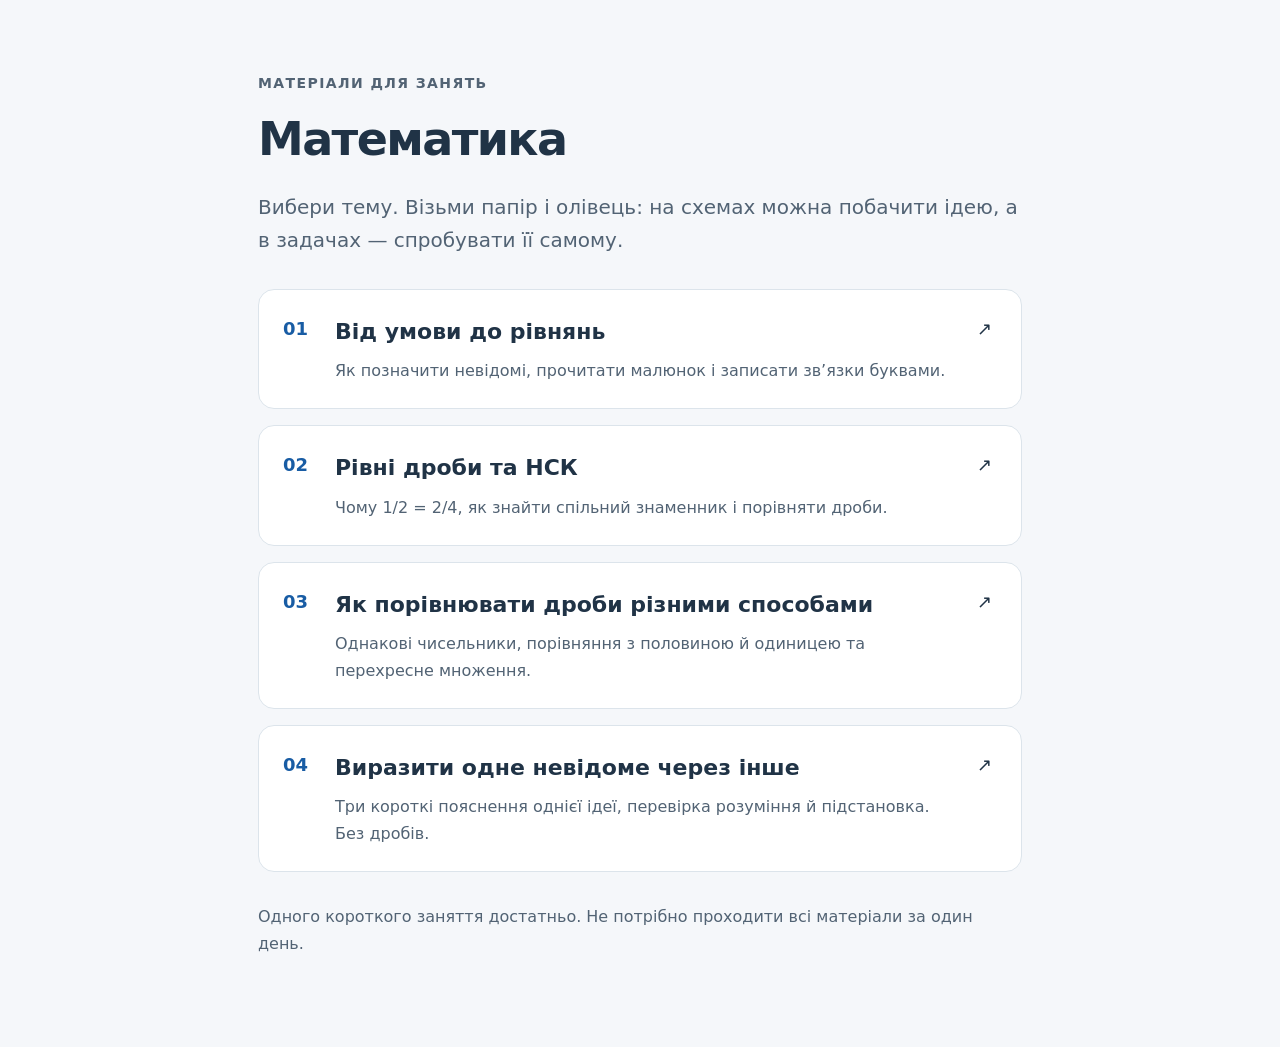
<file: index.html>
<!doctype html>
<html lang="uk">
<head>
  <meta charset="utf-8">
  <meta name="viewport" content="width=device-width, initial-scale=1">
  <meta name="description" content="Короткі пояснення математики з наочними схемами та задачами.">
  <title>Математика — матеріали для занять</title>
  <link rel="stylesheet" href="styles.css">
</head>
<body>
  <main class="index">
    <p class="eyebrow">Матеріали для занять</p>
    <h1>Математика</h1>
    <p class="intro">Вибери тему. Візьми папір і олівець: на схемах можна побачити ідею, а в задачах — спробувати її самому.</p>
    <nav class="lesson-list" aria-label="Теми занять">
      <a class="lesson-link" href="equations.html">
        <span class="lesson-number">01</span>
        <span><strong>Від умови до рівнянь</strong><span class="description">Як позначити невідомі, прочитати малюнок і записати зв’язки буквами.</span></span>
        <span aria-hidden="true">↗</span>
      </a>
      <a class="lesson-link" href="fractions.html">
        <span class="lesson-number">02</span>
        <span><strong>Рівні дроби та НСК</strong><span class="description">Чому 1/2 = 2/4, як знайти спільний знаменник і порівняти дроби.</span></span>
        <span aria-hidden="true">↗</span>
      </a>
      <a class="lesson-link" href="compare-fractions.html">
        <span class="lesson-number">03</span>
        <span><strong>Як порівнювати дроби різними способами</strong><span class="description">Однакові чисельники, порівняння з половиною й одиницею та перехресне множення.</span></span>
        <span aria-hidden="true">↗</span>
      </a>
      <a class="lesson-link" href="express-variable.html">
        <span class="lesson-number">04</span>
        <span><strong>Виразити одне невідоме через інше</strong><span class="description">Три короткі пояснення однієї ідеї, перевірка розуміння й підстановка. Без дробів.</span></span>
        <span aria-hidden="true">↗</span>
      </a>
    </nav>
    <p class="note">Одного короткого заняття достатньо. Не потрібно проходити всі матеріали за один день.</p>
  </main>
</body>
</html>
</file>
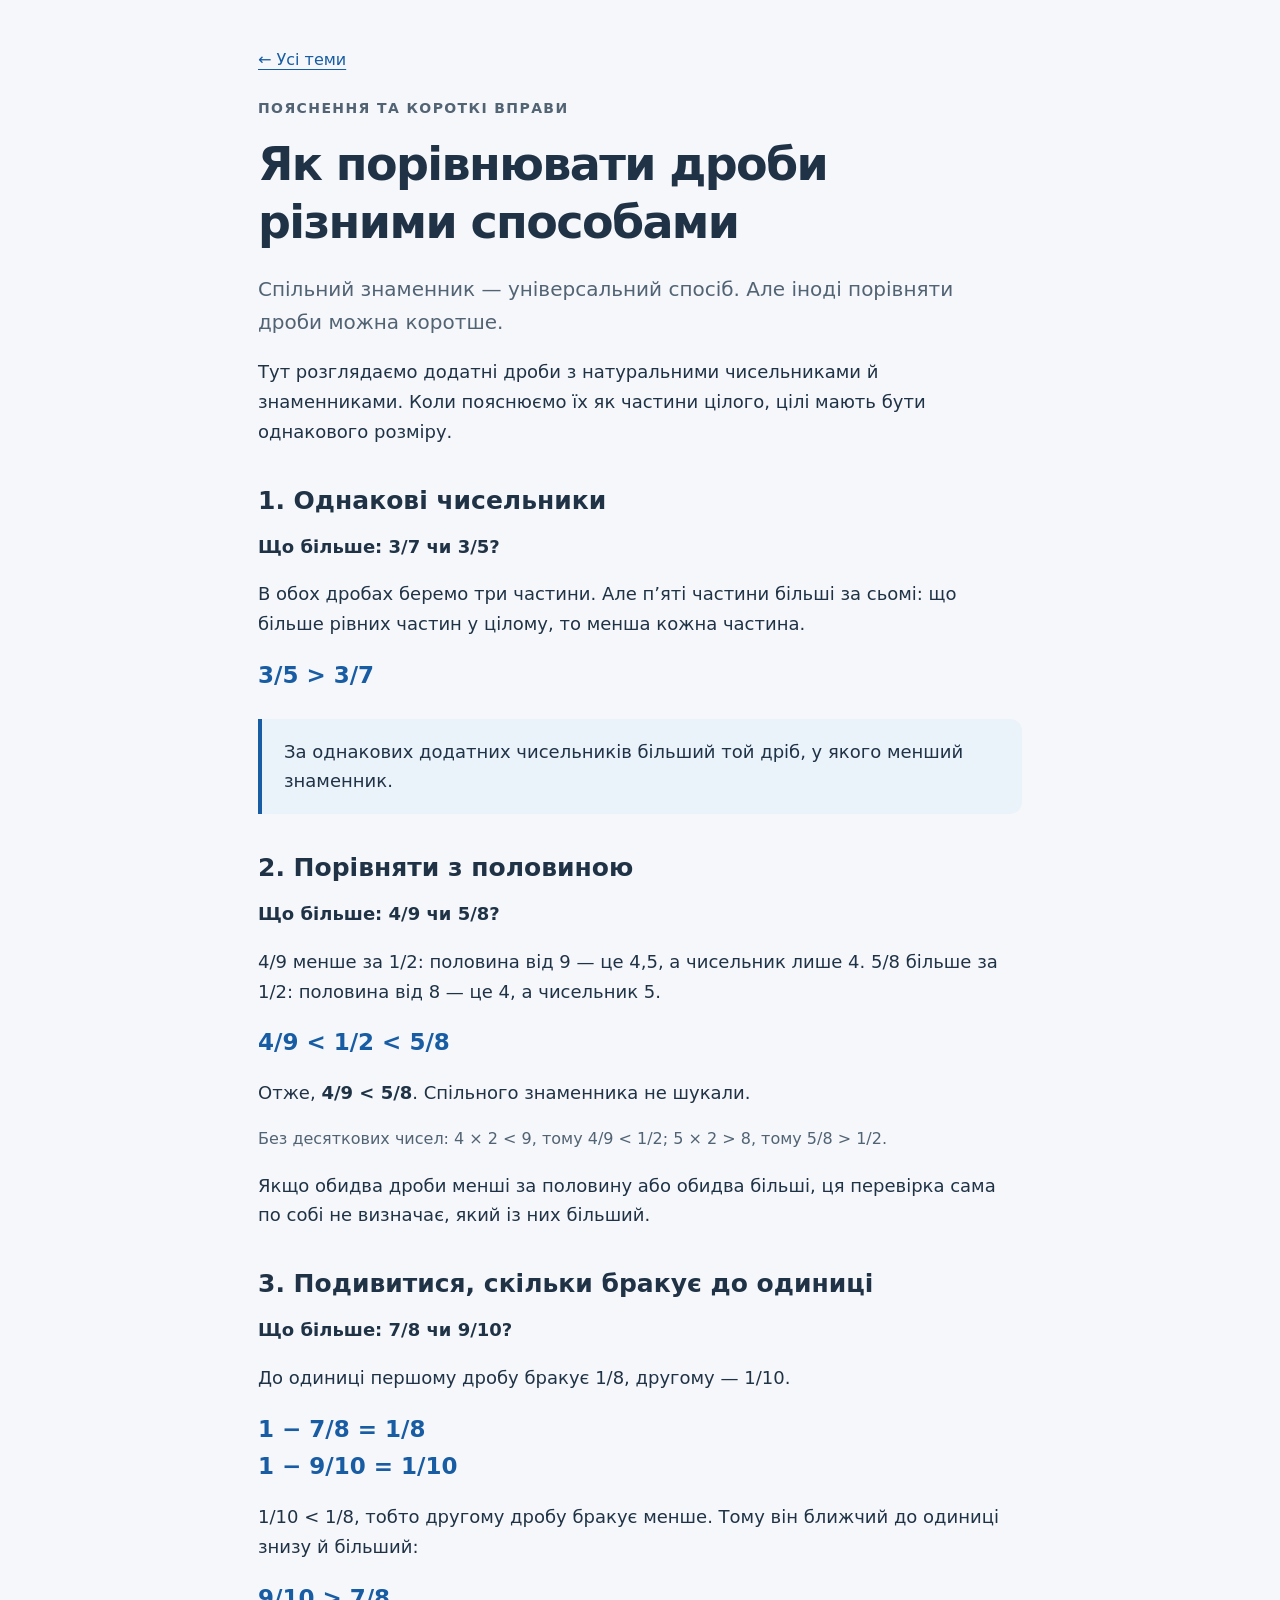
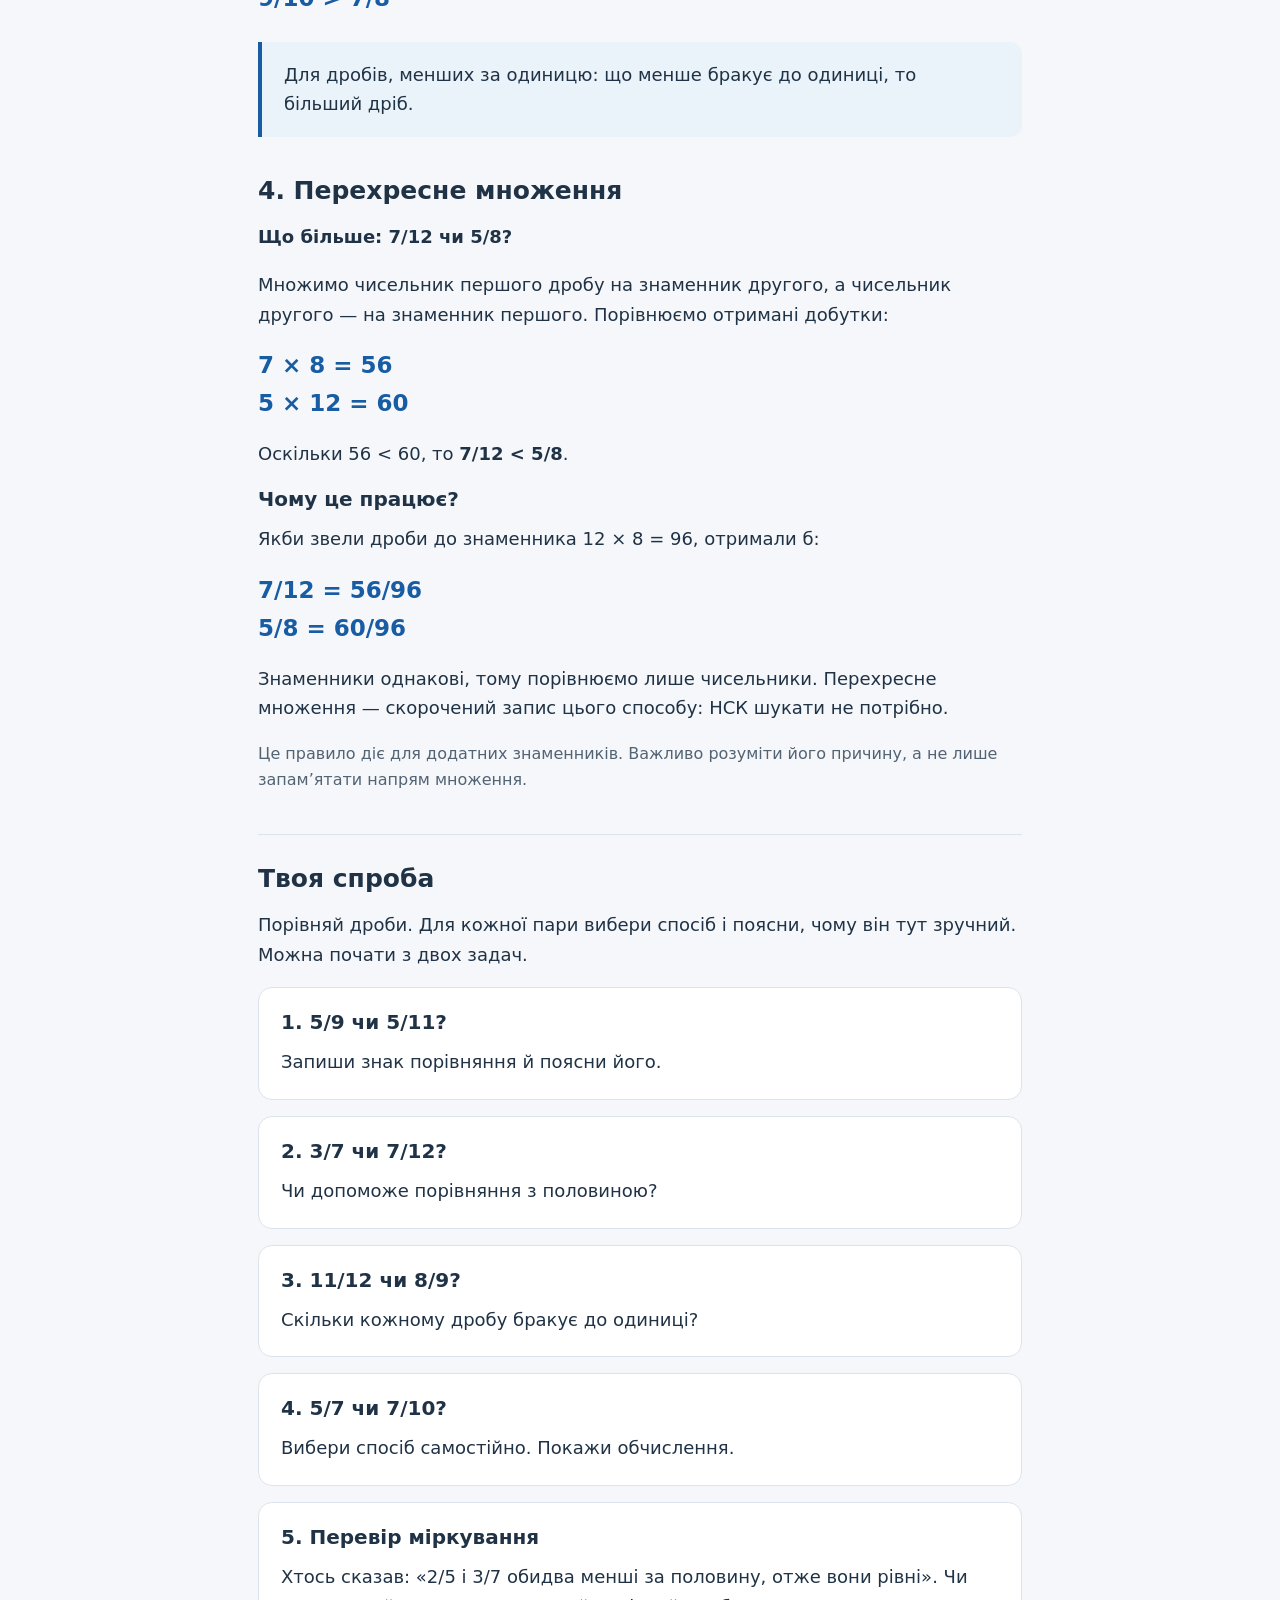
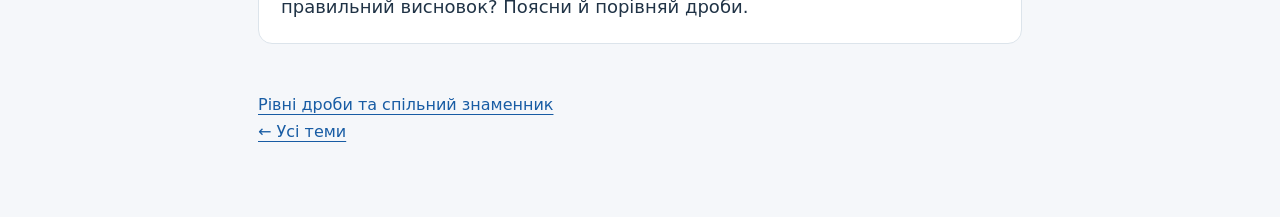
<file: compare-fractions.html>
<!doctype html>
<html lang="uk">
<head>
  <meta charset="utf-8">
  <meta name="viewport" content="width=device-width, initial-scale=1">
  <meta name="description" content="Чотири способи порівнювати дроби: однакові чисельники, порівняння з половиною, відстань до одиниці та перехресне множення.">
  <title>Як порівнювати дроби різними способами — Математика</title>
  <link rel="stylesheet" href="styles.css">
</head>
<body>
<main>
  <a class="back" href="index.html">← Усі теми</a>
  <p class="eyebrow">Пояснення та короткі вправи</p>
  <h1>Як порівнювати дроби різними способами</h1>
  <p class="intro">Спільний знаменник — універсальний спосіб. Але іноді порівняти дроби можна коротше.</p>
  <p>Тут розглядаємо додатні дроби з натуральними чисельниками й знаменниками. Коли пояснюємо їх як частини цілого, цілі мають бути однакового розміру.</p>

  <h2 id="same-numerator">1. Однакові чисельники</h2>
  <p><strong>Що більше: 3/7 чи 3/5?</strong></p>
  <p>В обох дробах беремо три частини. Але п’яті частини більші за сьомі: що більше рівних частин у цілому, то менша кожна частина.</p>
  <p class="formula">3/5 &gt; 3/7</p>
  <div class="callout"><p>За однакових додатних чисельників більший той дріб, у якого менший знаменник.</p></div>

  <h2 id="half">2. Порівняти з половиною</h2>
  <p><strong>Що більше: 4/9 чи 5/8?</strong></p>
  <p>4/9 менше за 1/2: половина від 9 — це 4,5, а чисельник лише 4. 5/8 більше за 1/2: половина від 8 — це 4, а чисельник 5.</p>
  <p class="formula">4/9 &lt; 1/2 &lt; 5/8</p>
  <p>Отже, <strong>4/9 &lt; 5/8</strong>. Спільного знаменника не шукали.</p>
  <p class="note">Без десяткових чисел: 4 × 2 &lt; 9, тому 4/9 &lt; 1/2; 5 × 2 &gt; 8, тому 5/8 &gt; 1/2.</p>
  <p>Якщо обидва дроби менші за половину або обидва більші, ця перевірка сама по собі не визначає, який із них більший.</p>

  <h2 id="one">3. Подивитися, скільки бракує до одиниці</h2>
  <p><strong>Що більше: 7/8 чи 9/10?</strong></p>
  <p>До одиниці першому дробу бракує 1/8, другому — 1/10.</p>
  <p class="formula">1 − 7/8 = 1/8<br>1 − 9/10 = 1/10</p>
  <p>1/10 &lt; 1/8, тобто другому дробу бракує менше. Тому він ближчий до одиниці знизу й більший:</p>
  <p class="formula">9/10 &gt; 7/8</p>
  <div class="callout"><p>Для дробів, менших за одиницю: що менше бракує до одиниці, то більший дріб.</p></div>

  <h2 id="cross-products">4. Перехресне множення</h2>
  <p><strong>Що більше: 7/12 чи 5/8?</strong></p>
  <p>Множимо чисельник першого дробу на знаменник другого, а чисельник другого — на знаменник першого. Порівнюємо отримані добутки:</p>
  <p class="formula">7 × 8 = 56<br>5 × 12 = 60</p>
  <p>Оскільки 56 &lt; 60, то <strong>7/12 &lt; 5/8</strong>.</p>
  <h3>Чому це працює?</h3>
  <p>Якби звели дроби до знаменника 12 × 8 = 96, отримали б:</p>
  <p class="formula">7/12 = 56/96<br>5/8 = 60/96</p>
  <p>Знаменники однакові, тому порівнюємо лише чисельники. Перехресне множення — скорочений запис цього способу: НСК шукати не потрібно.</p>
  <p class="note">Це правило діє для додатних знаменників. Важливо розуміти його причину, а не лише запам’ятати напрям множення.</p>

  <section class="session" id="practice">
    <h2>Твоя спроба</h2>
    <p>Порівняй дроби. Для кожної пари вибери спосіб і поясни, чому він тут зручний. Можна почати з двох задач.</p>
    <article class="exercise" id="task-1"><h3>1. 5/9 чи 5/11?</h3><p>Запиши знак порівняння й поясни його.</p></article>
    <article class="exercise" id="task-2"><h3>2. 3/7 чи 7/12?</h3><p>Чи допоможе порівняння з половиною?</p></article>
    <article class="exercise" id="task-3"><h3>3. 11/12 чи 8/9?</h3><p>Скільки кожному дробу бракує до одиниці?</p></article>
    <article class="exercise" id="task-4"><h3>4. 5/7 чи 7/10?</h3><p>Вибери спосіб самостійно. Покажи обчислення.</p></article>
    <article class="exercise" id="task-5"><h3>5. Перевір міркування</h3><p>Хтось сказав: «2/5 і 3/7 обидва менші за половину, отже вони рівні». Чи правильний висновок? Поясни й порівняй дроби.</p></article>
  </section>
  <footer><a href="fractions.html">Рівні дроби та спільний знаменник</a><br><a href="index.html">← Усі теми</a></footer>
</main>
</body>
</html>
</file>
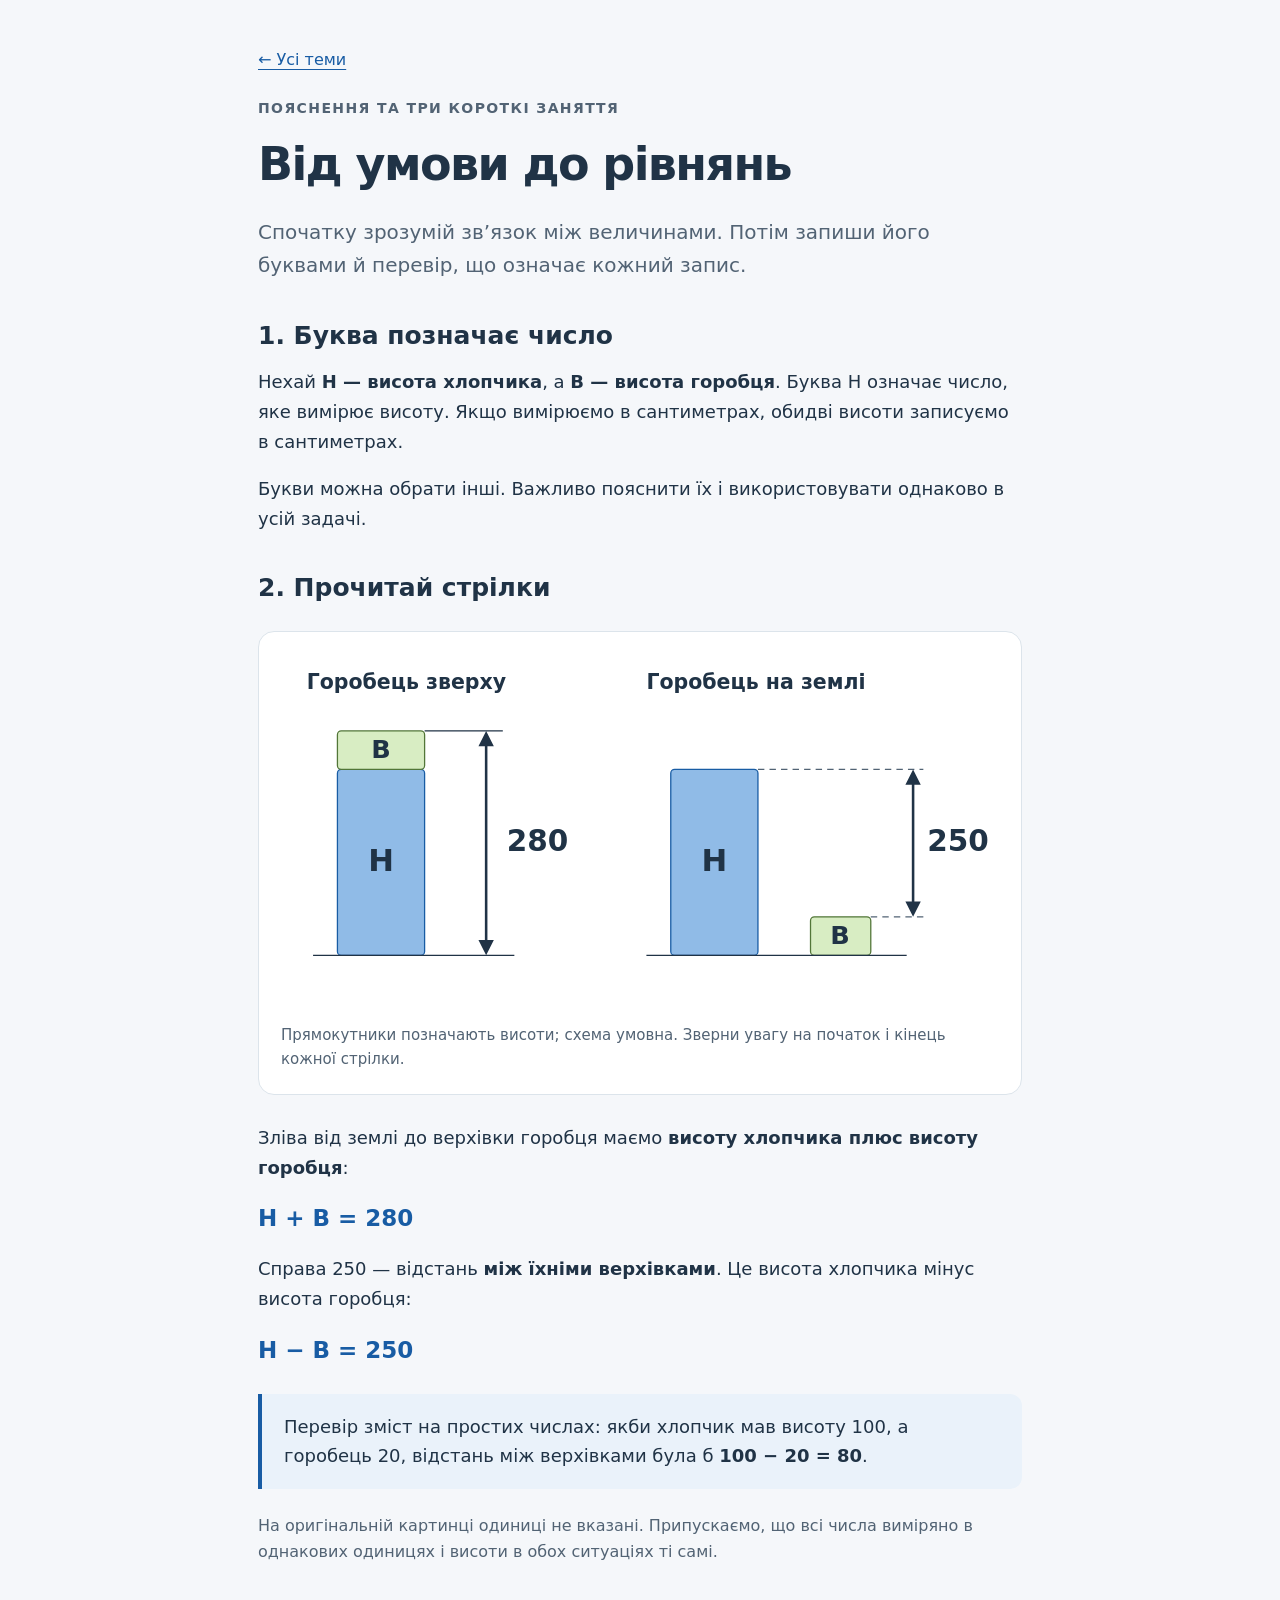
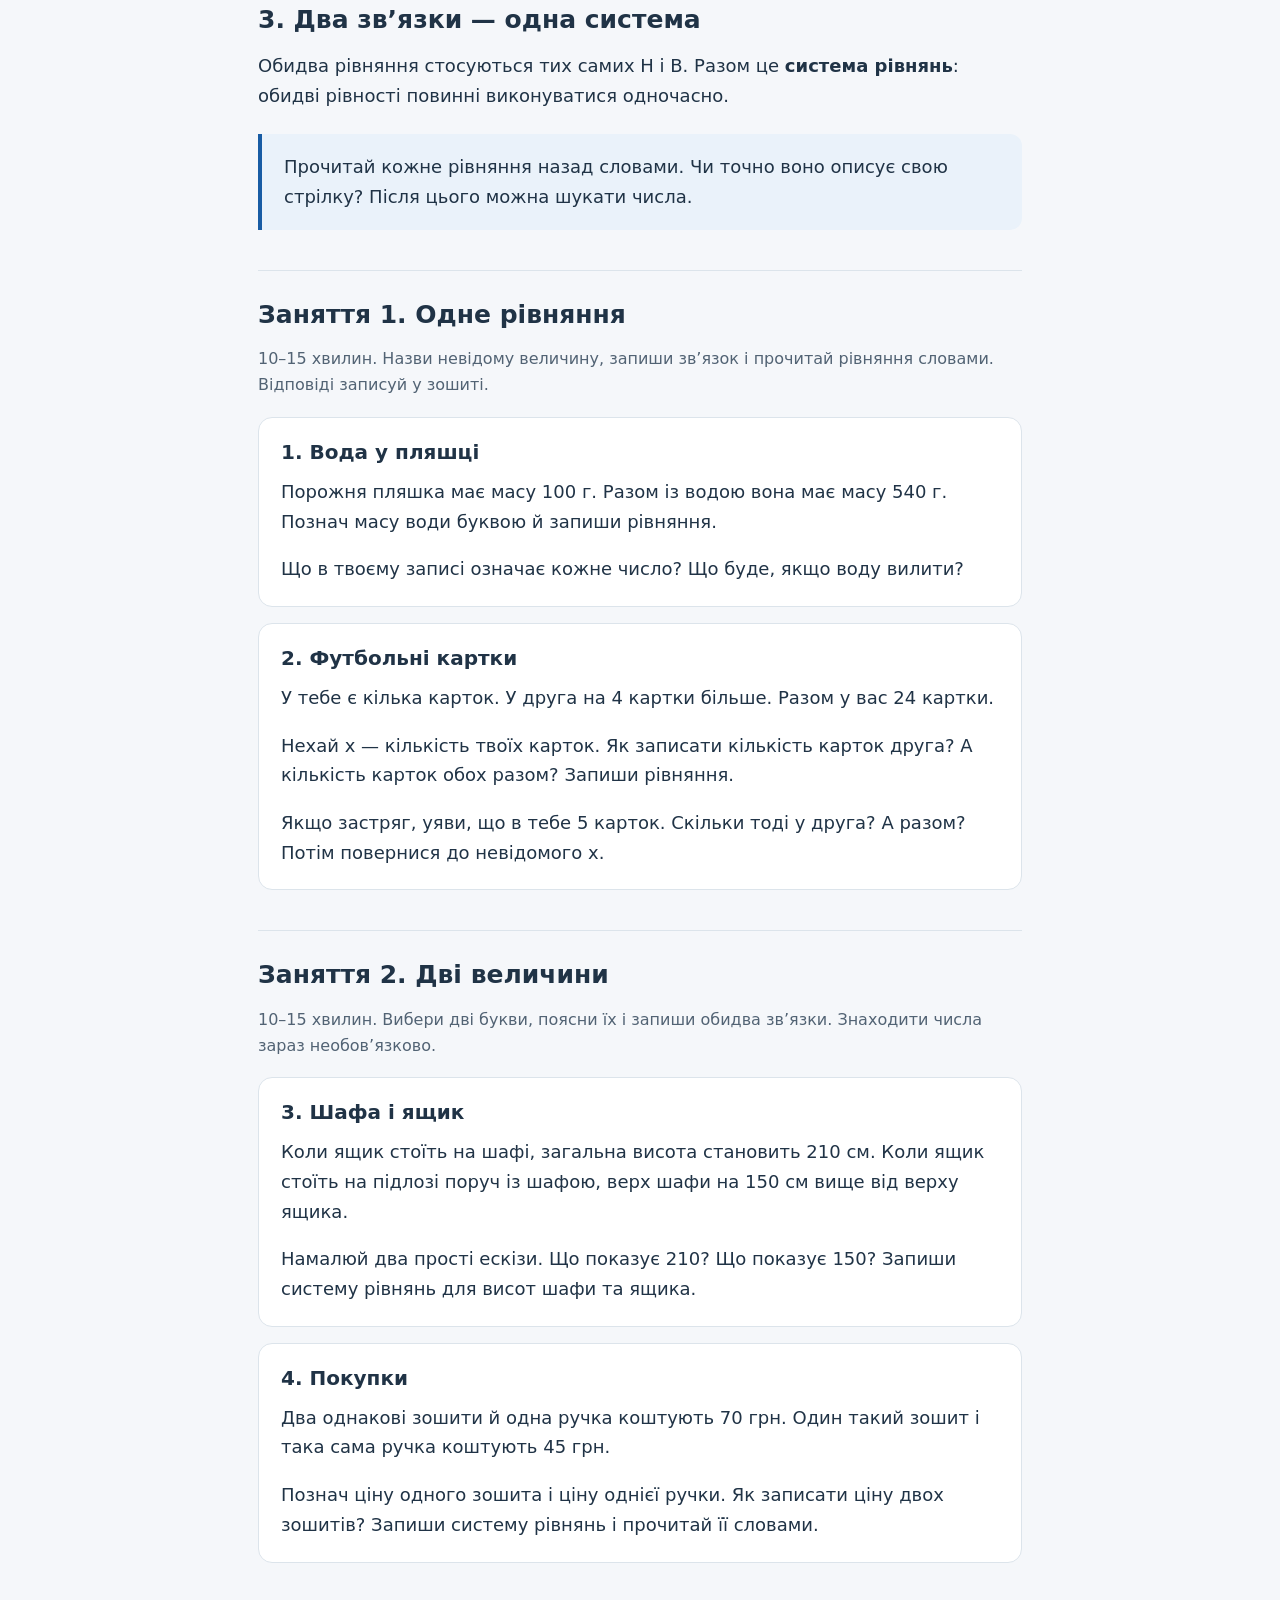
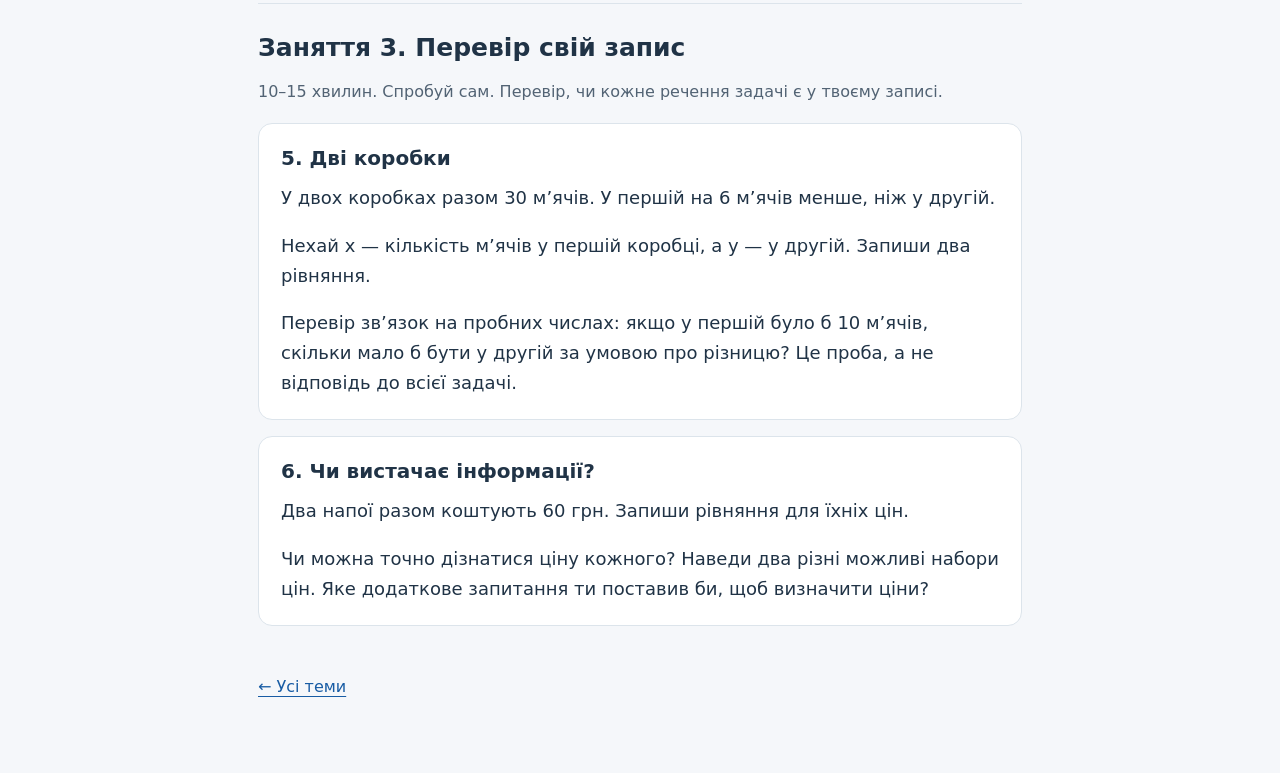
<file: equations.html>
<!doctype html>
<html lang="uk">
<head>
  <meta charset="utf-8">
  <meta name="viewport" content="width=device-width, initial-scale=1">
  <title>Від умови до рівнянь — Математика</title>
  <link rel="stylesheet" href="styles.css">
</head>
<body>
<main>
  <a class="back" href="index.html">← Усі теми</a>
  <p class="eyebrow">Пояснення та три короткі заняття</p>
  <h1>Від умови до рівнянь</h1>
  <p class="intro">Спочатку зрозумій зв’язок між величинами. Потім запиши його буквами й перевір, що означає кожний запис.</p>

  <h2>1. Буква позначає число</h2>
  <p>Нехай <strong>H — висота хлопчика</strong>, а <strong>B — висота горобця</strong>. Буква H означає число, яке вимірює висоту. Якщо вимірюємо в сантиметрах, обидві висоти записуємо в сантиметрах.</p>
  <p>Букви можна обрати інші. Важливо пояснити їх і використовувати однаково в усій задачі.</p>

  <h2>2. Прочитай стрілки</h2>
  <figure id="height-diagram">
    <svg viewBox="0 0 560 275" role="img" aria-labelledby="height-title height-desc">
      <title id="height-title">Сума та різниця двох висот</title>
      <desc id="height-desc">Зліва висоти H і B складені одна над одною: від землі до верхівки 280. Справа обидві висоти починаються від землі: відстань між їхніми верхівками 250.</desc>
      <g font-family="system-ui, sans-serif" fill="#203346">
        <text x="20" y="27" font-size="16" font-weight="650">Горобець зверху</text>
        <text x="285" y="27" font-size="16" font-weight="650">Горобець на землі</text>
        <rect x="44" y="90" width="68" height="145" rx="3" fill="#90bbe7" stroke="#185ca4"/>
        <rect x="44" y="60" width="68" height="30" rx="3" fill="#d8edc3" stroke="#527638"/>
        <text x="78" y="169" text-anchor="middle" font-size="24" font-weight="650">H</text>
        <text x="78" y="81" text-anchor="middle" font-size="20" font-weight="650">B</text>
        <path d="M25 235 H182 M112 60 H173" fill="none" stroke="#203346"/>
        <path d="M160 67 V228" stroke="#203346" stroke-width="2"/>
        <path d="M160 60 L154 72 L166 72 Z M160 235 L154 223 L166 223 Z"/>
        <text x="176" y="154" font-size="23" font-weight="650">280</text>
        <rect x="304" y="90" width="68" height="145" rx="3" fill="#90bbe7" stroke="#185ca4"/>
        <rect x="413" y="205" width="47" height="30" rx="3" fill="#d8edc3" stroke="#527638"/>
        <text x="338" y="169" text-anchor="middle" font-size="24" font-weight="650">H</text>
        <text x="436" y="226" text-anchor="middle" font-size="20" font-weight="650">B</text>
        <path d="M285 235 H488" fill="none" stroke="#203346"/>
        <path d="M372 90 H501 M460 205 H501" fill="none" stroke="#526374" stroke-dasharray="5 4"/>
        <path d="M493 97 V198" stroke="#203346" stroke-width="2"/>
        <path d="M493 90 L487 102 L499 102 Z M493 205 L487 193 L499 193 Z"/>
        <text x="504" y="154" font-size="23" font-weight="650">250</text>
      </g>
    </svg>
    <figcaption>Прямокутники позначають висоти; схема умовна. Зверни увагу на початок і кінець кожної стрілки.</figcaption>
  </figure>
  <p>Зліва від землі до верхівки горобця маємо <strong>висоту хлопчика плюс висоту горобця</strong>:</p>
  <p class="formula">H + B = 280</p>
  <p>Справа 250 — відстань <strong>між їхніми верхівками</strong>. Це висота хлопчика мінус висота горобця:</p>
  <p class="formula">H − B = 250</p>
  <div class="callout"><p>Перевір зміст на простих числах: якби хлопчик мав висоту 100, а горобець 20, відстань між верхівками була б <strong>100 − 20 = 80</strong>.</p></div>
  <p class="note">На оригінальній картинці одиниці не вказані. Припускаємо, що всі числа виміряно в однакових одиницях і висоти в обох ситуаціях ті самі.</p>

  <h2>3. Два зв’язки — одна система</h2>
  <p>Обидва рівняння стосуються тих самих H і B. Разом це <strong>система рівнянь</strong>: обидві рівності повинні виконуватися одночасно.</p>
  <div class="callout"><p>Прочитай кожне рівняння назад словами. Чи точно воно описує свою стрілку? Після цього можна шукати числа.</p></div>

  <section class="session" id="session-1">
    <h2>Заняття 1. Одне рівняння</h2>
    <p class="note">10–15 хвилин. Назви невідому величину, запиши зв’язок і прочитай рівняння словами. Відповіді записуй у зошиті.</p>
    <article class="exercise" id="task-1">
      <h3>1. Вода у пляшці</h3>
      <p>Порожня пляшка має масу 100 г. Разом із водою вона має масу 540 г. Познач масу води буквою й запиши рівняння.</p>
      <p>Що в твоєму записі означає кожне число? Що буде, якщо воду вилити?</p>
    </article>
    <article class="exercise" id="task-2">
      <h3>2. Футбольні картки</h3>
      <p>У тебе є кілька карток. У друга на 4 картки більше. Разом у вас 24 картки.</p>
      <p>Нехай x — кількість твоїх карток. Як записати кількість карток друга? А кількість карток обох разом? Запиши рівняння.</p>
      <p>Якщо застряг, уяви, що в тебе 5 карток. Скільки тоді у друга? А разом? Потім повернися до невідомого x.</p>
    </article>
  </section>
  <section class="session" id="session-2">
    <h2>Заняття 2. Дві величини</h2>
    <p class="note">10–15 хвилин. Вибери дві букви, поясни їх і запиши обидва зв’язки. Знаходити числа зараз необов’язково.</p>
    <article class="exercise" id="task-3">
      <h3>3. Шафа і ящик</h3>
      <p>Коли ящик стоїть на шафі, загальна висота становить 210 см. Коли ящик стоїть на підлозі поруч із шафою, верх шафи на 150 см вище від верху ящика.</p>
      <p>Намалюй два прості ескізи. Що показує 210? Що показує 150? Запиши систему рівнянь для висот шафи та ящика.</p>
    </article>
    <article class="exercise" id="task-4">
      <h3>4. Покупки</h3>
      <p>Два однакові зошити й одна ручка коштують 70 грн. Один такий зошит і така сама ручка коштують 45 грн.</p>
      <p>Познач ціну одного зошита і ціну однієї ручки. Як записати ціну двох зошитів? Запиши систему рівнянь і прочитай її словами.</p>
    </article>
  </section>
  <section class="session" id="session-3">
    <h2>Заняття 3. Перевір свій запис</h2>
    <p class="note">10–15 хвилин. Спробуй сам. Перевір, чи кожне речення задачі є у твоєму записі.</p>
    <article class="exercise" id="task-5">
      <h3>5. Дві коробки</h3>
      <p>У двох коробках разом 30 м’ячів. У першій на 6 м’ячів менше, ніж у другій.</p>
      <p>Нехай x — кількість м’ячів у першій коробці, а y — у другій. Запиши два рівняння.</p>
      <p>Перевір зв’язок на пробних числах: якщо у першій було б 10 м’ячів, скільки мало б бути у другій за умовою про різницю? Це проба, а не відповідь до всієї задачі.</p>
    </article>
    <article class="exercise" id="task-6">
      <h3>6. Чи вистачає інформації?</h3>
      <p>Два напої разом коштують 60 грн. Запиши рівняння для їхніх цін.</p>
      <p>Чи можна точно дізнатися ціну кожного? Наведи два різні можливі набори цін. Яке додаткове запитання ти поставив би, щоб визначити ціни?</p>
    </article>
  </section>
  <footer><a href="index.html">← Усі теми</a></footer>
</main>
</body>
</html>
</file>
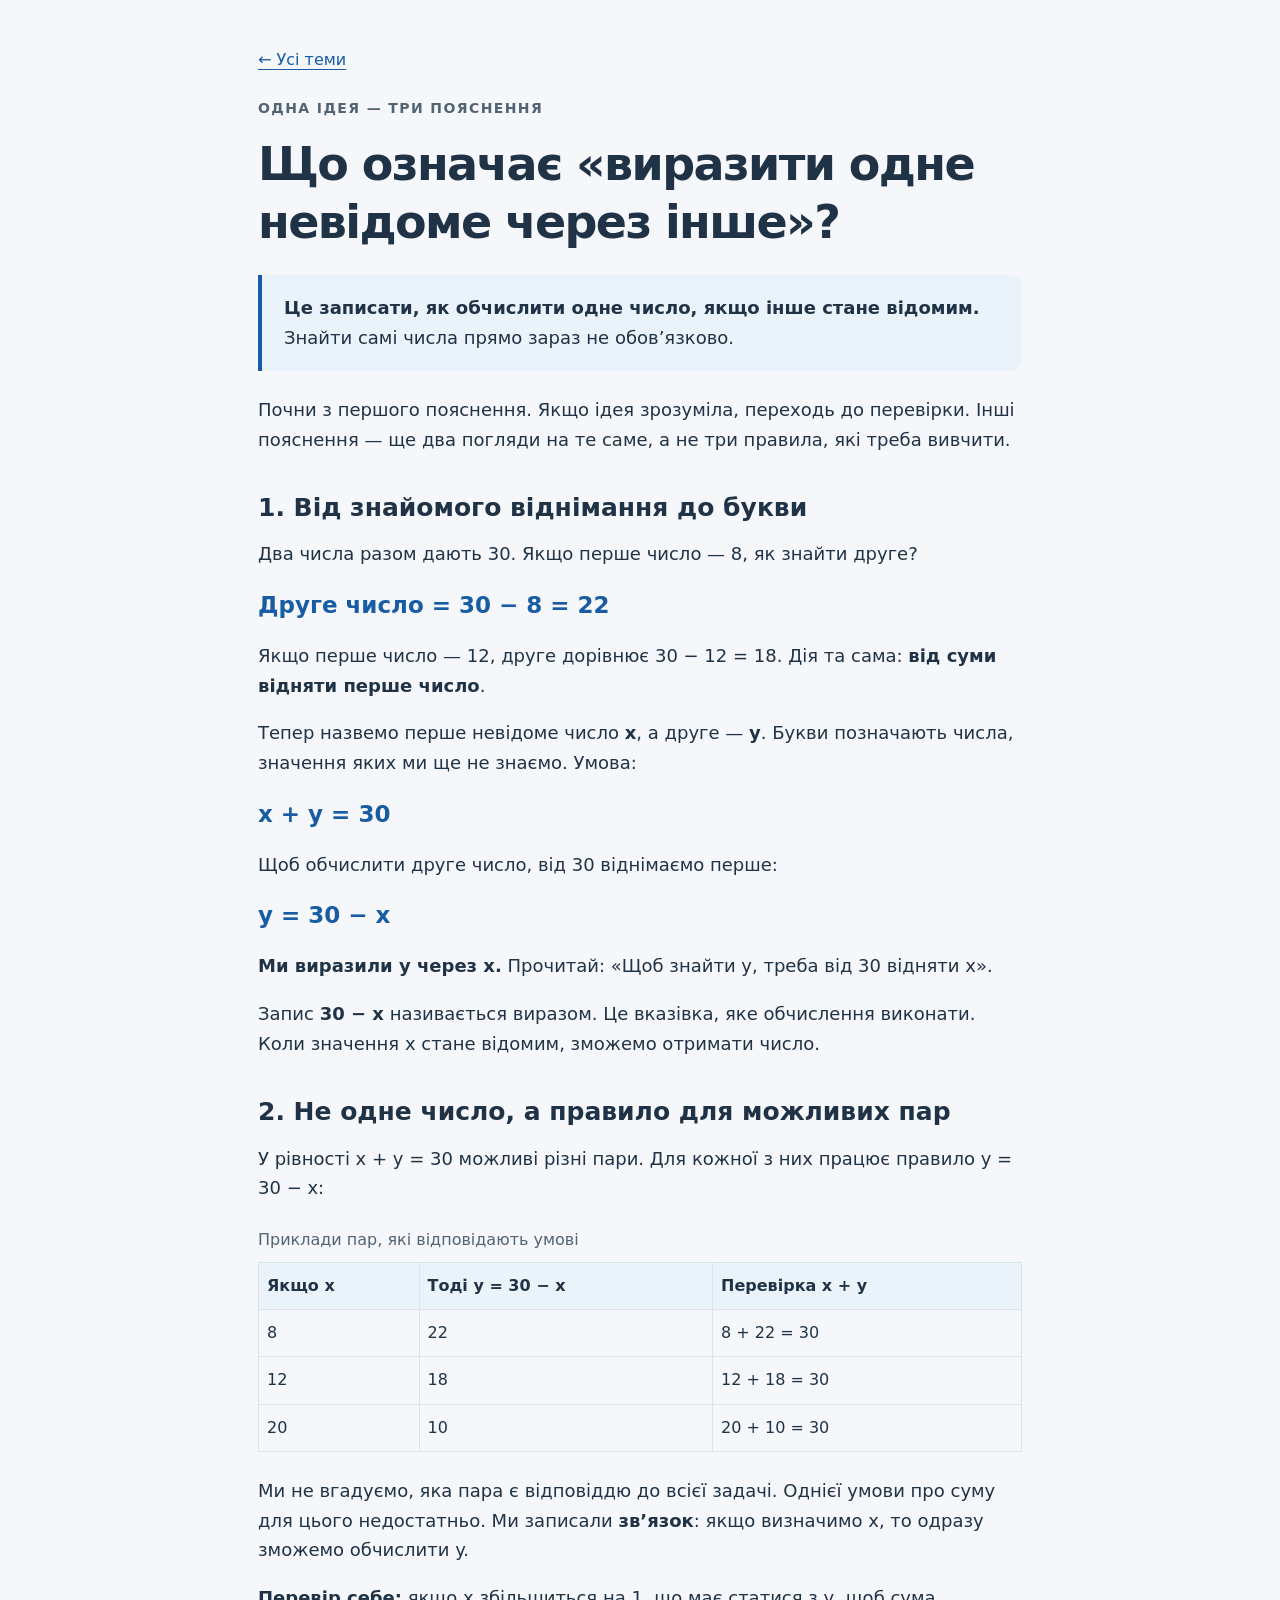
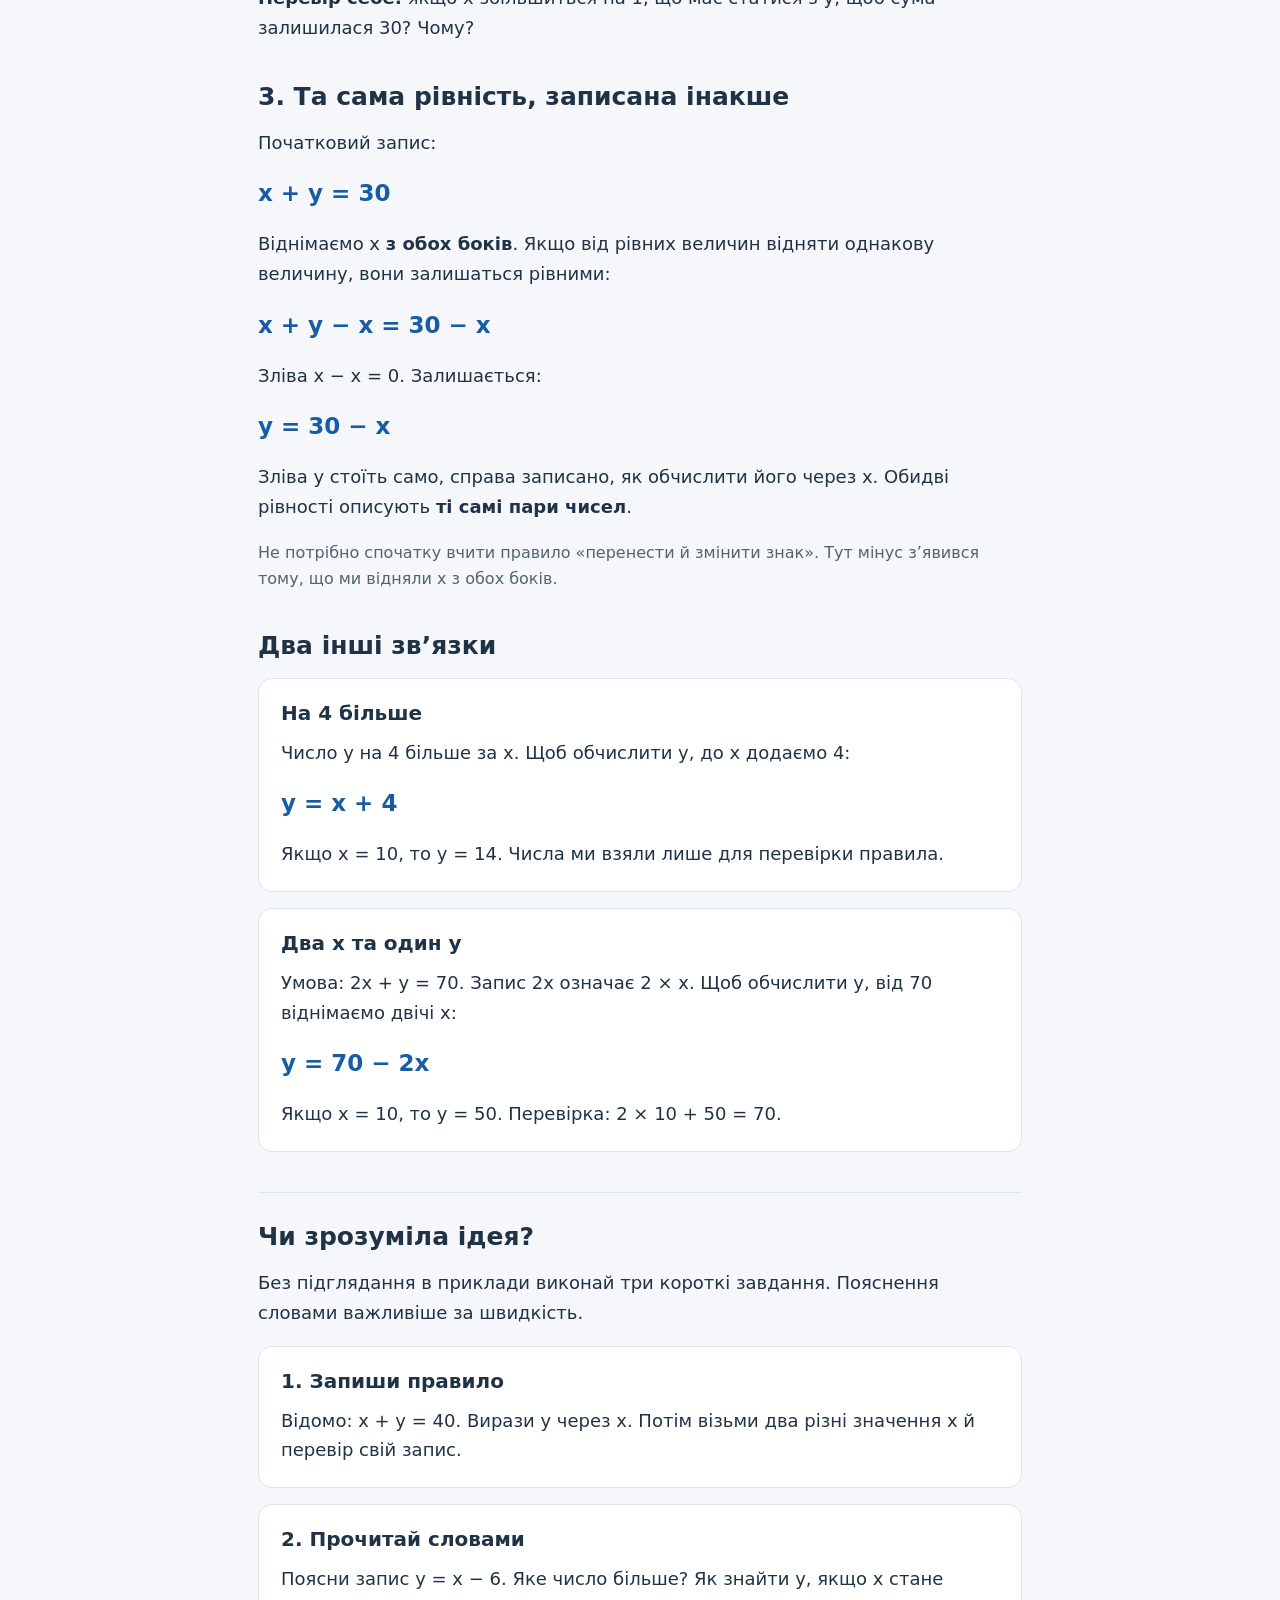
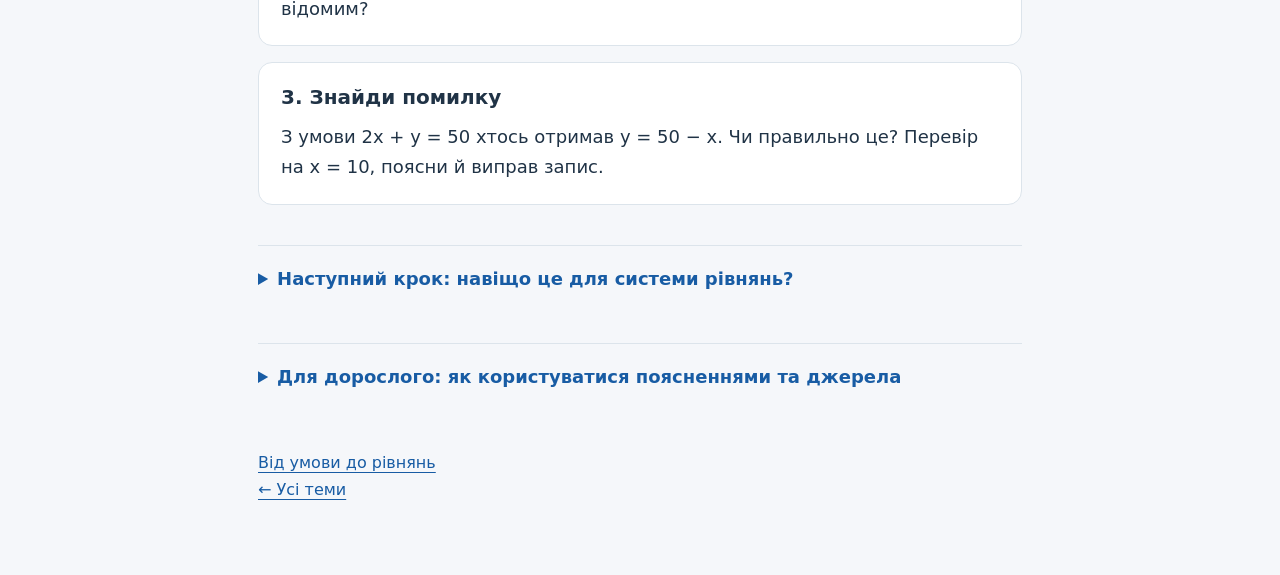
<file: express-variable.html>
<!doctype html>
<html lang="uk">
<head>
  <meta charset="utf-8">
  <meta name="viewport" content="width=device-width, initial-scale=1">
  <meta name="description" content="Що означає виразити одне невідоме через інше: три короткі пояснення, приклади та вправи без дробів.">
  <title>Виразити одне невідоме через інше — Математика</title>
  <link rel="stylesheet" href="styles.css">
</head>
<body>
<main>
  <a class="back" href="index.html">← Усі теми</a>
  <p class="eyebrow">Одна ідея — три пояснення</p>
  <h1>Що означає «виразити одне невідоме через інше»?</h1>
  <div class="callout"><p><strong>Це записати, як обчислити одне число, якщо інше стане відомим.</strong> Знайти самі числа прямо зараз не обов’язково.</p></div>
  <p>Почни з першого пояснення. Якщо ідея зрозуміла, переходь до перевірки. Інші пояснення — ще два погляди на те саме, а не три правила, які треба вивчити.</p>

  <h2 id="arithmetic">1. Від знайомого віднімання до букви</h2>
  <p>Два числа разом дають 30. Якщо перше число — 8, як знайти друге?</p>
  <p class="formula">Друге число = 30 − 8 = 22</p>
  <p>Якщо перше число — 12, друге дорівнює 30 − 12 = 18. Дія та сама: <strong>від суми відняти перше число</strong>.</p>
  <p>Тепер назвемо перше невідоме число <strong>x</strong>, а друге — <strong>y</strong>. Букви позначають числа, значення яких ми ще не знаємо. Умова:</p>
  <p class="formula">x + y = 30</p>
  <p>Щоб обчислити друге число, від 30 віднімаємо перше:</p>
  <p class="formula">y = 30 − x</p>
  <p><strong>Ми виразили y через x.</strong> Прочитай: «Щоб знайти y, треба від 30 відняти x».</p>
  <p>Запис <strong>30 − x</strong> називається виразом. Це вказівка, яке обчислення виконати. Коли значення x стане відомим, зможемо отримати число.</p>

  <h2 id="possibilities">2. Не одне число, а правило для можливих пар</h2>
  <p>У рівності x + y = 30 можливі різні пари. Для кожної з них працює правило y = 30 − x:</p>
  <table class="value-table">
    <caption>Приклади пар, які відповідають умові</caption>
    <thead><tr><th scope="col">Якщо x</th><th scope="col">Тоді y = 30 − x</th><th scope="col">Перевірка x + y</th></tr></thead>
    <tbody>
      <tr><td>8</td><td>22</td><td>8 + 22 = 30</td></tr>
      <tr><td>12</td><td>18</td><td>12 + 18 = 30</td></tr>
      <tr><td>20</td><td>10</td><td>20 + 10 = 30</td></tr>
    </tbody>
  </table>
  <p>Ми не вгадуємо, яка пара є відповіддю до всієї задачі. Однієї умови про суму для цього недостатньо. Ми записали <strong>зв’язок</strong>: якщо визначимо x, то одразу зможемо обчислити y.</p>
  <p><strong>Перевір себе:</strong> якщо x збільшиться на 1, що має статися з y, щоб сума залишилася 30? Чому?</p>

  <h2 id="equality">3. Та сама рівність, записана інакше</h2>
  <p>Початковий запис:</p>
  <p class="formula">x + y = 30</p>
  <p>Віднімаємо x <strong>з обох боків</strong>. Якщо від рівних величин відняти однакову величину, вони залишаться рівними:</p>
  <p class="formula">x + y − x = 30 − x</p>
  <p>Зліва x − x = 0. Залишається:</p>
  <p class="formula">y = 30 − x</p>
  <p>Зліва y стоїть само, справа записано, як обчислити його через x. Обидві рівності описують <strong>ті самі пари чисел</strong>.</p>
  <p class="note">Не потрібно спочатку вчити правило «перенести й змінити знак». Тут мінус з’явився тому, що ми відняли x з обох боків.</p>

  <h2 id="more-relations">Два інші зв’язки</h2>
  <article class="exercise">
    <h3>На 4 більше</h3>
    <p>Число y на 4 більше за x. Щоб обчислити y, до x додаємо 4:</p>
    <p class="formula">y = x + 4</p>
    <p>Якщо x = 10, то y = 14. Числа ми взяли лише для перевірки правила.</p>
  </article>
  <article class="exercise">
    <h3>Два x та один y</h3>
    <p>Умова: 2x + y = 70. Запис 2x означає 2 × x. Щоб обчислити y, від 70 віднімаємо двічі x:</p>
    <p class="formula">y = 70 − 2x</p>
    <p>Якщо x = 10, то y = 50. Перевірка: 2 × 10 + 50 = 70.</p>
  </article>

  <section class="session" id="check">
    <h2>Чи зрозуміла ідея?</h2>
    <p>Без підглядання в приклади виконай три короткі завдання. Пояснення словами важливіше за швидкість.</p>
    <article class="exercise" id="task-1"><h3>1. Запиши правило</h3><p>Відомо: x + y = 40. Вирази y через x. Потім візьми два різні значення x й перевір свій запис.</p></article>
    <article class="exercise" id="task-2"><h3>2. Прочитай словами</h3><p>Поясни запис y = x − 6. Яке число більше? Як знайти y, якщо x стане відомим?</p></article>
    <article class="exercise" id="task-3"><h3>3. Знайди помилку</h3><p>З умови 2x + y = 50 хтось отримав y = 50 − x. Чи правильно це? Перевір на x = 10, поясни й виправ запис.</p></article>
  </section>

  <details class="session" id="substitution">
    <summary><strong>Наступний крок: навіщо це для системи рівнянь?</strong></summary>
    <p>Відкрий цей блок, коли можеш пояснити, що означає y = 30 − x. Система — це кілька рівнянь для тих самих невідомих, які мають виконуватися одночасно.</p>
    <p>Нехай маємо дві умови:</p>
    <p class="formula">x + y = 30<br>2x + y = 50</p>
    <p>Із першої: y = 30 − x. Отже, у другій замість y можемо написати рівний йому вираз 30 − x:</p>
    <p class="formula">2x + (30 − x) = 50</p>
    <p>Це <strong>підстановка</strong>. Ми не прибрали y без причини — замінили його іншим записом тієї самої величини. Тепер у рівнянні тільки одне невідоме:</p>
    <p class="formula">x + 30 = 50<br>x = 20</p>
    <p>Повертаємося до нашого правила: y = 30 − 20 = 10. Перевіряємо обидві умови: 20 + 10 = 30; 2 × 20 + 10 = 50.</p>
    <h2>Дві задачі для самостійної спроби</h2>
    <article class="exercise" id="task-4"><h3>4. Кафе</h3><p>Один сендвіч і один сік коштують разом 60 грн. Два такі сендвічі й три такі соки коштують 140 грн. Скільки коштує кожен?</p></article>
    <article class="exercise" id="task-5"><h3>5. Картки</h3><p>У Марка на 10 карток більше, ніж у Єгора. Якщо кількість карток Єгора подвоїти й додати кількість карток Марка, отримаємо 70. Скільки карток у кожного?</p></article>
    <p>Спочатку назви невідомі й запиши зв’язки. Для підстановки вибери такий запис, де потрібне невідоме стоїть само. У цих задачах можна обійтися без дробів і в проміжних обчисленнях.</p>
  </details>

  <details class="session" id="adult-notes">
    <summary><strong>Для дорослого: як користуватися поясненнями та джерела</strong></summary>
    <p>Не потрібно читати все підряд. Почніть із першого пояснення; якщо зв’язок між числами неясний — використайте таблицю. Третє пояснення показує, чому перетворення законне. До підстановки переходьте після власного пояснення дитини й спроби на новому рівнянні.</p>
    <p>Робочий критерій розуміння: дитина сама записує правило для нової умови, читає його словами й перевіряє на числах. Повторення готового запису ще не показує перенесення навички. Якщо важко, уточніть, де саме: значення букви, вибір дії, збереження рівності чи заміна y виразом.</p>
    <p>Джерела не встановлюють одного найкращого пояснення для кожної дитини. Ця сторінка — наш короткий виклад із власними прикладами, а не дослівне відтворення або перевірена окремим дослідженням методика.</p>
    <ul>
      <li><a href="https://openstax.org/books/elementary-algebra-2e/pages/2-6-solve-a-formula-for-a-specific-variable">OpenStax, Elementary Algebra 2e, §2.6</a>: перехід від конкретних чисел до загального запису та виокремлення потрібної змінної.</li>
      <li><a href="https://educationendowmentfoundation.org.uk/news/eef-blog-using-worked-examples-to-support-mathematical-problem-solving">EEF: використання розібраних прикладів</a>: обговорення способів і запитання про те, що зроблено та чому це працює.</li>
      <li><a href="https://ies.ed.gov/ncee/wwc/practiceguide/20">IES / What Works Clearinghouse: навчання алгебри</a>: аналіз готових розв’язань, структури виразів та вибору способу. Для перших двох рекомендацій гайд оцінює доказову базу як мінімальну — це не гарантія результату.</li>
    </ul>
  </details>
  <footer><a href="equations.html">Від умови до рівнянь</a><br><a href="index.html">← Усі теми</a></footer>
</main>
</body>
</html>
</file>
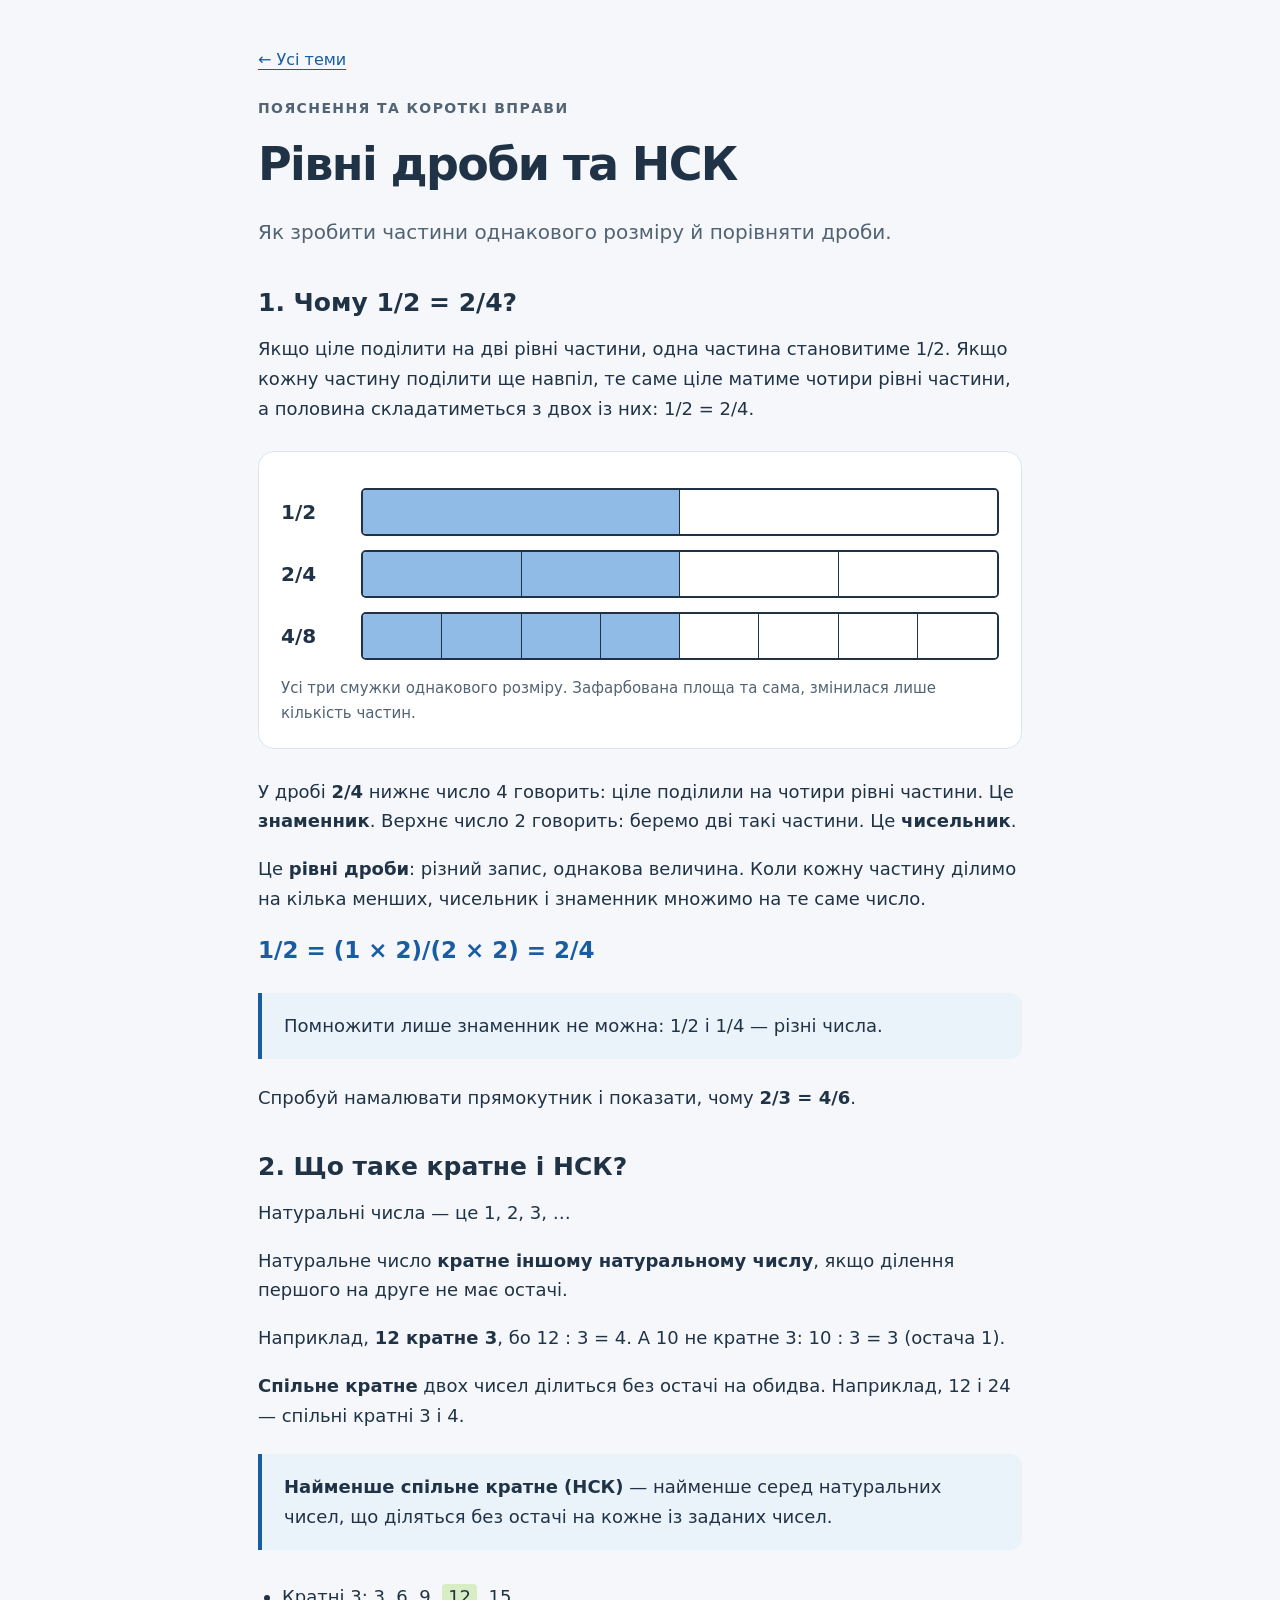
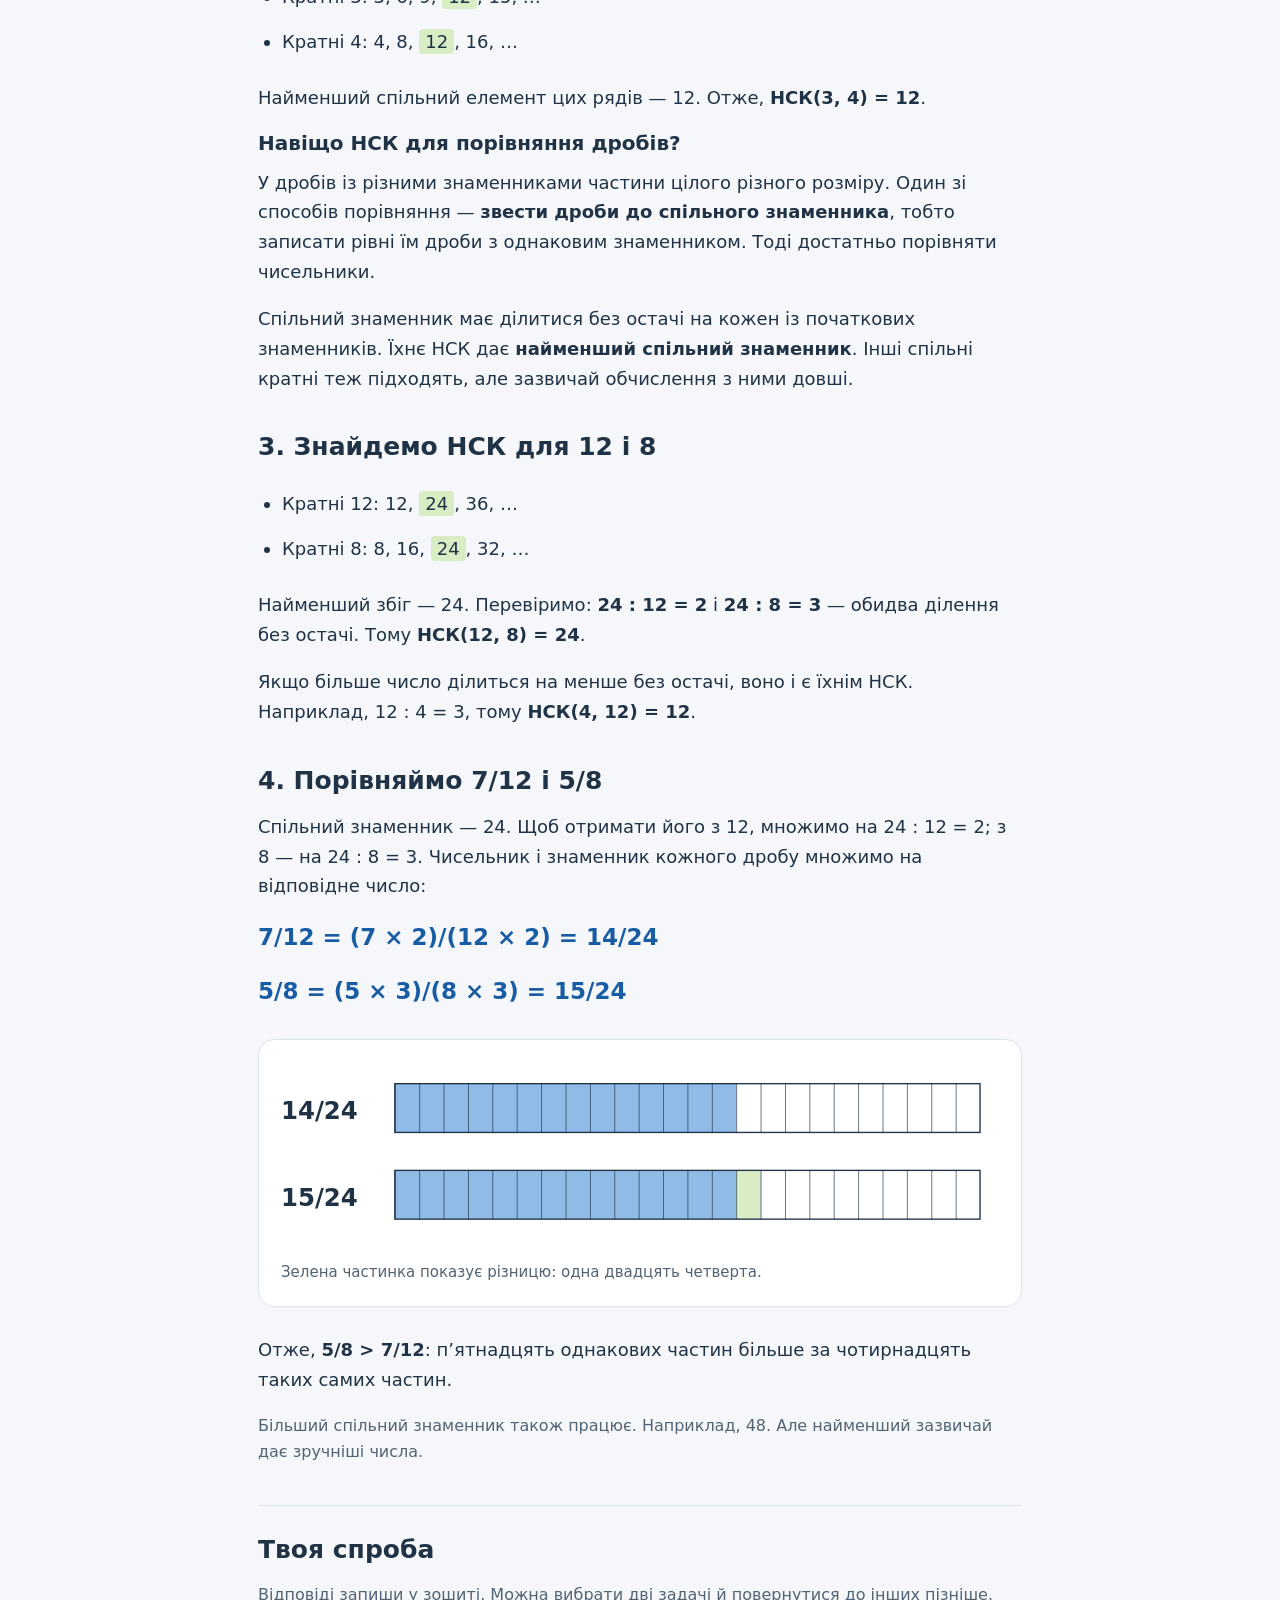
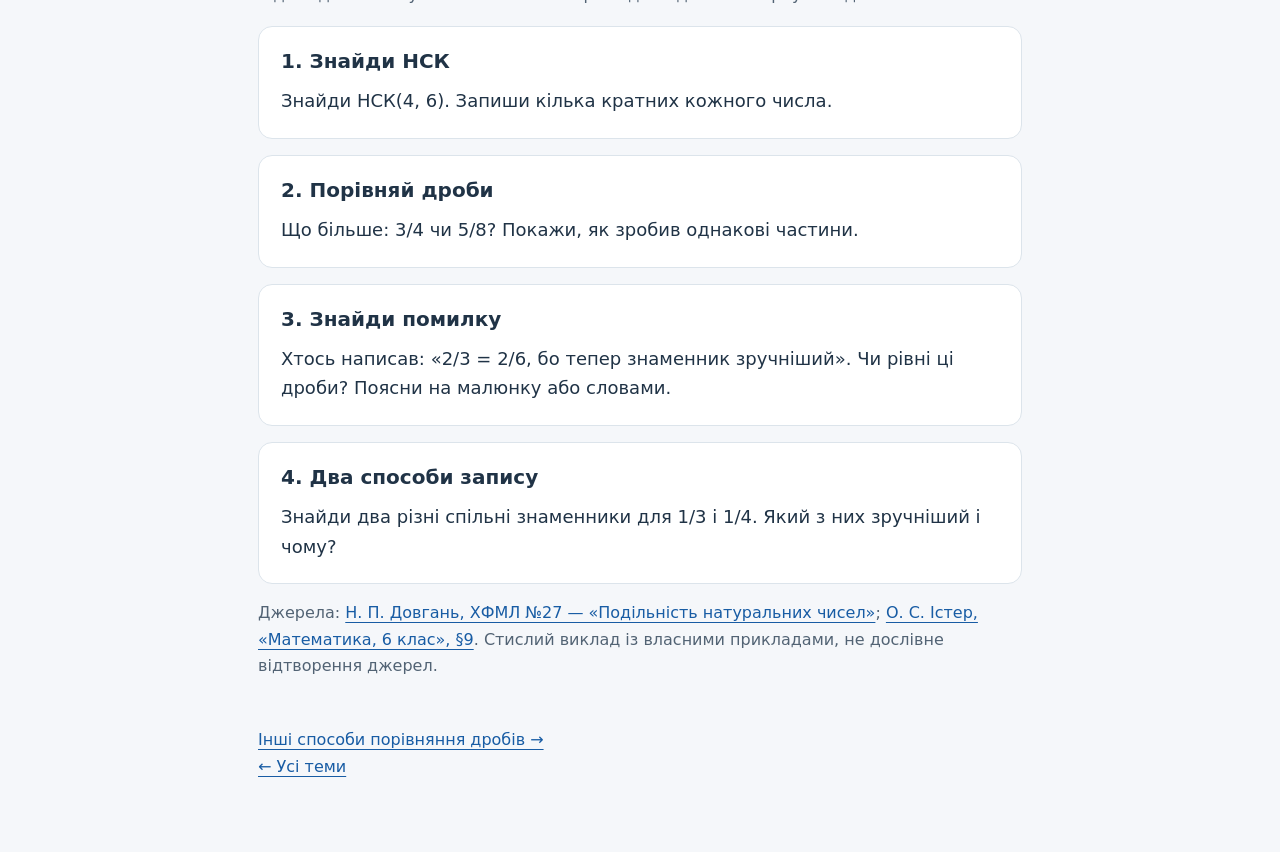
<file: fractions.html>
<!doctype html>
<html lang="uk">
<head>
  <meta charset="utf-8">
  <meta name="viewport" content="width=device-width, initial-scale=1">
  <title>Рівні дроби та НСК — Математика</title>
  <link rel="stylesheet" href="styles.css">
</head>
<body>
<main>
  <a class="back" href="index.html">← Усі теми</a>
  <p class="eyebrow">Пояснення та короткі вправи</p>
  <h1>Рівні дроби та НСК</h1>
  <p class="intro">Як зробити частини однакового розміру й порівняти дроби.</p>
  <h2>1. Чому 1/2 = 2/4?</h2>
  <p>Якщо ціле поділити на дві рівні частини, одна частина становитиме 1/2. Якщо кожну частину поділити ще навпіл, те саме ціле матиме чотири рівні частини, а половина складатиметься з двох із них: 1/2 = 2/4.</p>
  <figure id="equal-parts">
    <div class="fraction-row"><span class="fraction-label">1/2</span><div class="strip" style="--parts: 2" role="img" aria-label="Зафарбована одна з двох рівних частин"><span class="filled"></span><span></span></div></div>
    <div class="fraction-row"><span class="fraction-label">2/4</span><div class="strip" style="--parts: 4" role="img" aria-label="Зафарбовані дві з чотирьох рівних частин"><span class="filled"></span><span class="filled"></span><span></span><span></span></div></div>
    <div class="fraction-row"><span class="fraction-label">4/8</span><div class="strip" style="--parts: 8" role="img" aria-label="Зафарбовані чотири з восьми рівних частин"><span class="filled"></span><span class="filled"></span><span class="filled"></span><span class="filled"></span><span></span><span></span><span></span><span></span></div></div>
    <figcaption>Усі три смужки однакового розміру. Зафарбована площа та сама, змінилася лише кількість частин.</figcaption>
  </figure>
  <p>У дробі <strong>2/4</strong> нижнє число 4 говорить: ціле поділили на чотири рівні частини. Це <strong>знаменник</strong>. Верхнє число 2 говорить: беремо дві такі частини. Це <strong>чисельник</strong>.</p>
  <p>Це <strong>рівні дроби</strong>: різний запис, однакова величина. Коли кожну частину ділимо на кілька менших, чисельник і знаменник множимо на те саме число.</p>
  <p class="formula">1/2 = (1 × 2)/(2 × 2) = 2/4</p>
  <div class="callout"><p>Помножити лише знаменник не можна: 1/2 і 1/4 — різні числа.</p></div>
  <p>Спробуй намалювати прямокутник і показати, чому <strong>2/3 = 4/6</strong>.</p>

  <h2 id="lcm">2. Що таке кратне і НСК?</h2>
  <p>Натуральні числа — це 1, 2, 3, …</p>
  <p>Натуральне число <strong>кратне іншому натуральному числу</strong>, якщо ділення першого на друге не має остачі.</p>
  <p>Наприклад, <strong>12 кратне 3</strong>, бо 12 : 3 = 4. А 10 не кратне 3: 10 : 3 = 3 (остача 1).</p>
  <p><strong>Спільне кратне</strong> двох чисел ділиться без остачі на обидва. Наприклад, 12 і 24 — спільні кратні 3 і 4.</p>
  <div class="callout"><p><strong>Найменше спільне кратне (НСК)</strong> — найменше серед натуральних чисел, що діляться без остачі на кожне із заданих чисел.</p></div>
  <ul class="multiples">
    <li>Кратні 3: 3, 6, 9, <mark>12</mark>, 15, …</li>
    <li>Кратні 4: 4, 8, <mark>12</mark>, 16, …</li>
  </ul>
  <p>Найменший спільний елемент цих рядів — 12. Отже, <strong>НСК(3, 4) = 12</strong>.</p>

  <h3>Навіщо НСК для порівняння дробів?</h3>
  <p>У дробів із різними знаменниками частини цілого різного розміру. Один зі способів порівняння — <strong>звести дроби до спільного знаменника</strong>, тобто записати рівні їм дроби з однаковим знаменником. Тоді достатньо порівняти чисельники.</p>
  <p>Спільний знаменник має ділитися без остачі на кожен із початкових знаменників. Їхнє НСК дає <strong>найменший спільний знаменник</strong>. Інші спільні кратні теж підходять, але зазвичай обчислення з ними довші.</p>

  <h2>3. Знайдемо НСК для 12 і 8</h2>
  <ul class="multiples">
    <li>Кратні 12: 12, <mark>24</mark>, 36, …</li>
    <li>Кратні 8: 8, 16, <mark>24</mark>, 32, …</li>
  </ul>
  <p>Найменший збіг — 24. Перевіримо: <strong>24 : 12 = 2</strong> і <strong>24 : 8 = 3</strong> — обидва ділення без остачі. Тому <strong>НСК(12, 8) = 24</strong>.</p>
  <p>Якщо більше число ділиться на менше без остачі, воно і є їхнім НСК. Наприклад, 12 : 4 = 3, тому <strong>НСК(4, 12) = 12</strong>.</p>

  <h2>4. Порівняймо 7/12 і 5/8</h2>
  <p>Спільний знаменник — 24. Щоб отримати його з 12, множимо на 24 : 12 = 2; з 8 — на 24 : 8 = 3. Чисельник і знаменник кожного дробу множимо на відповідне число:</p>
  <p class="formula">7/12 = (7 × 2)/(12 × 2) = 14/24</p>
  <p class="formula">5/8 = (5 × 3)/(8 × 3) = 15/24</p>
  <figure id="compare-fractions">
    <svg viewBox="0 0 530 134" role="img" aria-labelledby="compare-title compare-desc">
      <title id="compare-title">Чотирнадцять та п’ятнадцять двадцять четвертих</title>
      <desc id="compare-desc">Дві однакові смужки поділено на 24 рівні частини. У першій зафарбовано 14, а у другій 15. Друга має на одну частину більше.</desc>
      <defs><pattern id="parts" width="18" height="36" patternUnits="userSpaceOnUse"><path d="M0 0 V36" stroke="#203346" stroke-width="1"/></pattern></defs>
      <g font-family="system-ui, sans-serif" fill="#203346" font-size="18" font-weight="650">
        <text x="0" y="42">14/24</text><text x="0" y="106">15/24</text>
      </g>
      <rect x="84" y="16" width="432" height="36" fill="white"/>
      <rect x="84" y="16" width="252" height="36" fill="#90bbe7"/>
      <rect x="84" y="80" width="432" height="36" fill="white"/>
      <rect x="84" y="80" width="270" height="36" fill="#90bbe7"/>
      <rect x="336" y="80" width="18" height="36" fill="#d8edc3"/>
      <rect x="0" y="0" width="432" height="36" transform="translate(84 16)" fill="url(#parts)" stroke="#203346"/>
      <rect x="0" y="0" width="432" height="36" transform="translate(84 80)" fill="url(#parts)" stroke="#203346"/>
    </svg>
    <figcaption>Зелена частинка показує різницю: одна двадцять четверта.</figcaption>
  </figure>
  <p>Отже, <strong>5/8 &gt; 7/12</strong>: п’ятнадцять однакових частин більше за чотирнадцять таких самих частин.</p>
  <p class="note">Більший спільний знаменник також працює. Наприклад, 48. Але найменший зазвичай дає зручніші числа.</p>

  <section class="session" id="practice">
    <h2>Твоя спроба</h2>
    <p class="note">Відповіді запиши у зошиті. Можна вибрати дві задачі й повернутися до інших пізніше.</p>
    <article class="exercise" id="task-1"><h3>1. Знайди НСК</h3><p>Знайди НСК(4, 6). Запиши кілька кратних кожного числа.</p></article>
    <article class="exercise" id="task-2"><h3>2. Порівняй дроби</h3><p>Що більше: 3/4 чи 5/8? Покажи, як зробив однакові частини.</p></article>
    <article class="exercise" id="task-3"><h3>3. Знайди помилку</h3><p>Хтось написав: «2/3 = 2/6, бо тепер знаменник зручніший». Чи рівні ці дроби? Поясни на малюнку або словами.</p></article>
    <article class="exercise" id="task-4"><h3>4. Два способи запису</h3><p>Знайди два різні спільні знаменники для 1/3 і 1/4. Який з них зручніший і чому?</p></article>
  </section>
  <p class="note">Джерела: <a href="https://online.hneu.edu.ua/mod/glossary/view.php?id=10017">Н. П. Довгань, ХФМЛ №27 — «Подільність натуральних чисел»</a>; <a href="https://subjectum.eu/textbook/mathematics/mathematics6/9.html">О. С. Істер, «Математика, 6 клас», §9</a>. Стислий виклад із власними прикладами, не дослівне відтворення джерел.</p>
  <footer><a href="compare-fractions.html">Інші способи порівняння дробів →</a><br><a href="index.html">← Усі теми</a></footer>
</main>
</body>
</html>
</file>
<file: styles.css>
:root { color-scheme: light; --ink: #203346; --muted: #526374; --blue: #185ca4; --line: #dce4eb; --paper: #fff; --background: #f5f7fa; }
* { box-sizing: border-box; }
body { margin: 0; color: var(--ink); background: var(--background); font: 18px/1.65 system-ui, -apple-system, BlinkMacSystemFont, "Segoe UI", sans-serif; }
main { max-width: 820px; margin: 0 auto; padding: 44px 28px 72px; }
.index { padding-top: 72px; }
h1, h2, h3 { line-height: 1.25; }
h1 { font-size: clamp(32px, 5vw, 46px); letter-spacing: -.035em; margin: 16px 0 22px; }
h2 { font-size: 25px; margin: 38px 0 16px; }
h3 { font-size: 20px; margin: 0 0 12px; }
p { margin: 0 0 18px; }
a { color: var(--blue); text-underline-offset: 4px; }
a:focus-visible { outline: 3px solid #d39230; outline-offset: 5px; border-radius: 4px; }
.eyebrow { font-size: 14px; font-weight: 650; letter-spacing: .1em; text-transform: uppercase; color: var(--muted); margin: 0; }
.intro { font-size: 20px; color: var(--muted); }
.back { display: inline-block; margin-bottom: 24px; font-size: 16px; }
.lesson-list { display: grid; gap: 16px; margin: 32px 0; }
.lesson-link { display: grid; grid-template-columns: 36px 1fr 20px; gap: 16px; align-items: start; padding: 24px; border: 1px solid var(--line); border-radius: 16px; color: var(--ink); text-decoration: none; background: var(--paper); }
.lesson-link:hover { border-color: var(--blue); }
.lesson-link strong { display: block; font-size: 22px; }
.lesson-number { color: var(--blue); font-weight: 650; }
.description { display: block; color: var(--muted); font-size: 16px; margin-top: 8px; }
.note { font-size: 16px; color: var(--muted); }
.formula { font-size: 23px; font-weight: 650; color: var(--blue); margin: 16px 0; overflow-wrap: anywhere; }
.callout { background: #eaf2fa; border-left: 4px solid var(--blue); padding: 18px 22px; border-radius: 0 12px 12px 0; margin: 24px 0; }
.callout p:last-child { margin-bottom: 0; }
figure { margin: 28px 0; padding: 22px; background: var(--paper); border: 1px solid var(--line); border-radius: 16px; }
figure svg { display: block; width: 100%; height: auto; }
figcaption { font-size: 15px; color: var(--muted); margin-top: 16px; }
.exercise { padding: 22px; border: 1px solid var(--line); background: var(--paper); border-radius: 14px; margin: 16px 0; scroll-margin-top: 24px; }
.exercise p:last-child { margin-bottom: 0; }
.session { margin-top: 40px; padding-top: 8px; border-top: 1px solid var(--line); }
.session h2 { margin-top: 20px; }
.fraction-row { display: grid; grid-template-columns: 64px 1fr; gap: 16px; align-items: center; margin: 14px 0; }
.strip { display: grid; grid-template-columns: repeat(var(--parts), minmax(0, 1fr)); height: 48px; border: 2px solid var(--ink); border-radius: 5px; overflow: hidden; }
.strip span { background: #fff; border-right: 1px solid var(--ink); }
.strip span:last-child { border-right: 0; }
.strip .filled { background: #90bbe7; }
.fraction-label { font-weight: 650; font-size: 20px; }
.multiples { padding-left: 24px; }
.multiples li { padding: 8px 0; }
mark { background: #d8edc3; color: #203346; padding: 2px 6px; border-radius: 4px; }
.divider { margin: 36px 0; border: 0; border-top: 1px solid var(--line); }
.value-table { width: 100%; border-collapse: collapse; margin: 24px 0; font-size: 16px; }
.value-table caption { text-align: left; color: var(--muted); margin-bottom: 8px; }
.value-table th, .value-table td { padding: 10px 8px; border: 1px solid var(--line); text-align: left; overflow-wrap: anywhere; }
.value-table th { background: #eaf2fa; }
details > summary { cursor: pointer; color: var(--blue); padding: 10px 0; }
details[open] > summary { margin-bottom: 18px; }
footer { margin-top: 48px; font-size: 16px; }
@media (max-width: 540px) {
  body { font-size: 17px; }
  main { padding: 28px 18px 48px; }
  .index { padding-top: 44px; }
  .lesson-link { grid-template-columns: 26px 1fr 16px; gap: 10px; padding: 20px 16px; }
  .lesson-link strong { font-size: 20px; }
  figure { padding: 14px; }
  .formula { font-size: 21px; }
  .fraction-row { grid-template-columns: 46px 1fr; gap: 10px; }
  .exercise { padding: 18px; }
}
@media print {
  body { background: white; font-size: 12pt; }
  main { max-width: none; padding: 0; }
  .back, footer { display: none; }
  .exercise, figure { break-inside: avoid; }
}
</file>
